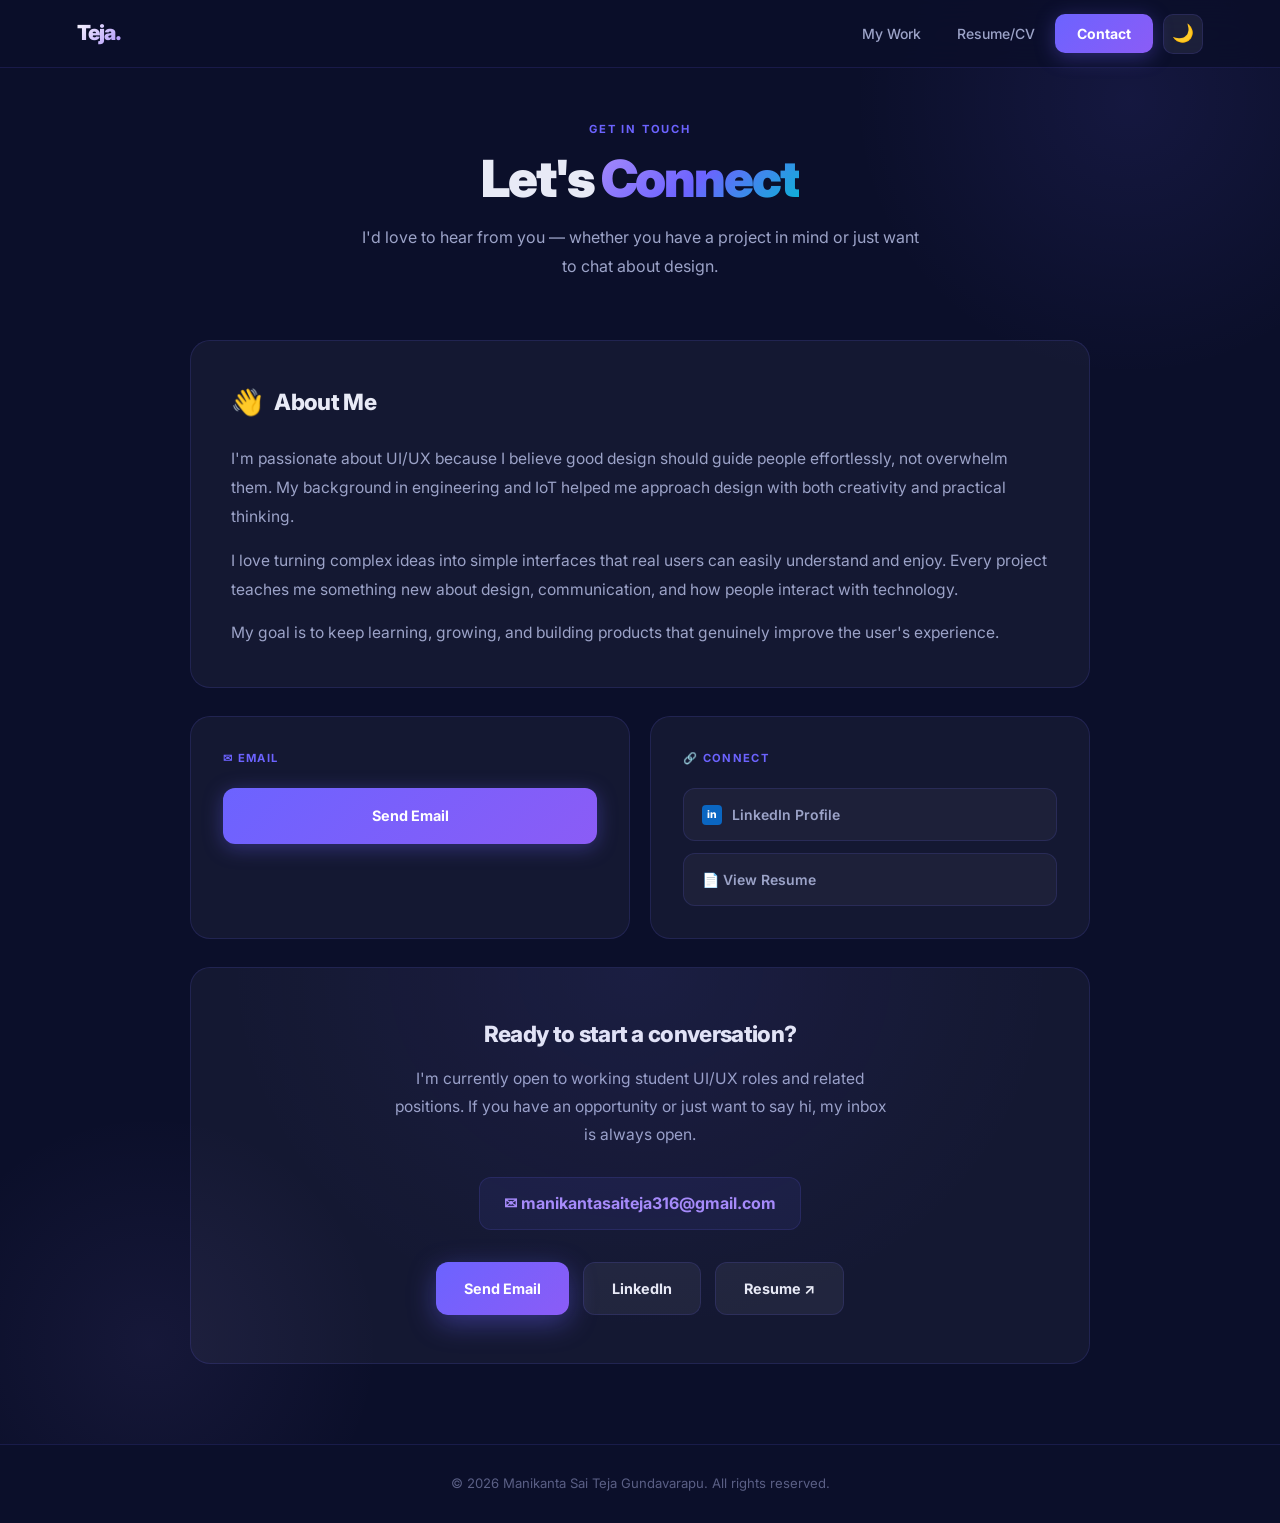
<file: contact-page.html>
﻿<!DOCTYPE html>
<html lang="en">
<head>
  <meta charset="UTF-8" />
  <meta name="viewport" content="width=device-width, initial-scale=1.0" />
  <title>Contact — Sai Teja</title>
  <link rel="preconnect" href="https://fonts.googleapis.com" />
  <link rel="preconnect" href="https://fonts.gstatic.com" crossorigin />
  <link href="https://fonts.googleapis.com/css2?family=Inter:wght@300;400;500;600;700;800;900&display=swap" rel="stylesheet" />
  <style>
    :root {
      --navy:   #0b0f2a;
      --navy2:  #111535;
      --navy3:  #181d42;
      --accent: #6c63ff;
      --accent2:#a78bfa;
      --text:   #e8eaf6;
      --text2:  #9ca3c8;
      --text3:  #5a5f85;
      --border: rgba(108,99,255,0.15);
      --card:   rgba(255,255,255,0.04);
      --tr:     0.25s cubic-bezier(0.4,0,0.2,1);
    }
    [data-theme="light"] {
      --navy:   #f8f8ff;
      --navy2:  #f0f0fa;
      --navy3:  #e8e8f5;
      --accent: #6c63ff;
      --accent2:#5b52e0;
      --text:   #0d0f2a;
      --text2:  #3a3d60;
      --text3:  #8a8db0;
      --border: rgba(108,99,255,0.18);
      --card:   rgba(108,99,255,0.05);
    }
    *, *::before, *::after { box-sizing: border-box; margin: 0; padding: 0; }
    html { scroll-behavior: smooth; }
    body {
      font-family: 'Inter', sans-serif;
      font-size: 17px;
      background: var(--navy);
      color: var(--text);
      line-height: 1.65;
      overflow-x: hidden;
      min-height: 100vh;
      display: flex;
      flex-direction: column;
    }
    a { color: inherit; text-decoration: none; }

    /* ── NAV ── */
    nav {
      position: fixed;
      top: 0; left: 0; right: 0;
      z-index: 100;
      display: flex;
      align-items: center;
      justify-content: space-between;
      padding: 0 6%;
      height: 68px;
      background: rgba(11,15,42,0.85);
      backdrop-filter: blur(20px);
      -webkit-backdrop-filter: blur(20px);
      border-bottom: 1px solid var(--border);
      transition: background var(--tr), box-shadow var(--tr);
    }
    [data-theme="light"] nav { background: rgba(248,248,255,0.92); }
    nav.scrolled { background: rgba(11,15,42,0.97); box-shadow: 0 4px 32px rgba(0,0,0,0.4); }
    [data-theme="light"] nav.scrolled { background: rgba(248,248,255,0.99); box-shadow: 0 4px 24px rgba(108,99,255,0.1); }
    .nav-brand {
      font-weight: 900;
      font-size: 1.3rem;
      letter-spacing: -0.05em;
      background: linear-gradient(135deg, #fff 0%, var(--accent2) 100%);
      -webkit-background-clip: text;
      -webkit-text-fill-color: transparent;
      background-clip: text;
    }
    [data-theme="light"] .nav-brand {
      background: linear-gradient(135deg, var(--text) 0%, var(--accent) 100%);
      -webkit-background-clip: text;
      -webkit-text-fill-color: transparent;
      background-clip: text;
    }
    .nav-links { display: flex; align-items: center; gap: 4px; }
    .nav-links a {
      padding: 8px 16px;
      border-radius: 10px;
      font-size: 0.875rem;
      font-weight: 500;
      color: var(--text2);
      transition: color var(--tr), background var(--tr);
    }
    .nav-links a:hover { color: var(--text); background: rgba(108,99,255,0.12); }
    .nav-links a.btn-nav {
      background: linear-gradient(135deg, var(--accent) 0%, #8b5cf6 100%);
      color: #fff;
      font-weight: 700;
      padding: 8px 22px;
      box-shadow: 0 4px 20px rgba(108,99,255,0.35);
    }
    .nav-links a.btn-nav:hover { transform: translateY(-1px); box-shadow: 0 6px 28px rgba(108,99,255,0.5); }
    .theme-toggle {
      background: rgba(255,255,255,0.07);
      border: 1px solid var(--border);
      border-radius: 10px;
      width: 40px; height: 40px;
      display: flex; align-items: center; justify-content: center;
      cursor: pointer;
      font-size: 1.1rem;
      color: var(--text2);
      transition: all var(--tr);
      margin-left: 6px;
    }
    .theme-toggle:hover { background: rgba(108,99,255,0.15); color: var(--text); }
    .nav-hamburger {
      display: none;
      flex-direction: column;
      gap: 5px;
      cursor: pointer;
      padding: 4px;
      background: none;
      border: none;
    }
    .nav-hamburger span {
      display: block; width: 22px; height: 2px;
      background: var(--text2); border-radius: 2px; transition: var(--tr);
    }

    /* ── MAIN ── */
    main {
      flex: 1;
      padding: 120px 6% 80px;
      position: relative;
      overflow: hidden;
    }
    main::before {
      content: '';
      position: absolute;
      top: -200px; right: -150px;
      width: 600px; height: 600px;
      border-radius: 50%;
      background: radial-gradient(circle, rgba(108,99,255,0.1) 0%, transparent 65%);
      pointer-events: none;
    }
    main::after {
      content: '';
      position: absolute;
      bottom: -150px; left: -100px;
      width: 500px; height: 500px;
      border-radius: 50%;
      background: radial-gradient(circle, rgba(167,139,250,0.07) 0%, transparent 65%);
      pointer-events: none;
    }

    .contact-container {
      max-width: 900px;
      margin: 0 auto;
      position: relative;
      z-index: 1;
    }

    /* header */
    .contact-header {
      text-align: center;
      margin-bottom: 60px;
      animation: fadeUp 0.6s 0.05s ease both;
    }
    .section-label {
      font-size: 0.7rem;
      font-weight: 700;
      letter-spacing: 0.16em;
      color: var(--accent);
      text-transform: uppercase;
      margin-bottom: 12px;
    }
    .contact-title {
      font-size: clamp(2.2rem, 4vw, 3.2rem);
      font-weight: 900;
      letter-spacing: -0.04em;
      margin-bottom: 16px;
      line-height: 1.1;
      color: var(--text);
    }
    .contact-title .grad {
      background: linear-gradient(135deg, var(--accent2) 0%, var(--accent) 50%, #06b6d4 100%);
      -webkit-background-clip: text;
      -webkit-text-fill-color: transparent;
      background-clip: text;
    }
    .contact-subtitle {
      font-size: 1rem;
      color: var(--text2);
      max-width: 560px;
      margin: 0 auto;
      line-height: 1.8;
    }

    /* about card */
    .about-card {
      background: var(--card);
      border: 1px solid var(--border);
      border-radius: 20px;
      padding: 40px;
      margin-bottom: 28px;
      animation: fadeUp 0.6s 0.15s ease both;
      transition: transform var(--tr), box-shadow var(--tr), border-color var(--tr);
      position: relative;
      overflow: hidden;
    }
    .about-card::before {
      content: '';
      position: absolute;
      top: 0; left: 0; right: 0;
      height: 2px;
      background: linear-gradient(90deg, var(--accent), #8b5cf6, #06b6d4);
      opacity: 0;
      transition: opacity var(--tr);
    }
    .about-card:hover { transform: translateY(-4px); box-shadow: 0 20px 60px rgba(0,0,0,0.3); border-color: rgba(108,99,255,0.3); }
    .about-card:hover::before { opacity: 1; }
    .about-card-title {
      font-size: 1.4rem;
      font-weight: 800;
      margin-bottom: 20px;
      letter-spacing: -0.03em;
      color: var(--text);
      display: flex;
      align-items: center;
      gap: 12px;
    }
    .about-card-title::before { content: '👋'; font-size: 1.6rem; }
    .about-card p {
      font-size: 0.975rem;
      color: var(--text2);
      line-height: 1.88;
      margin-bottom: 14px;
    }
    .about-card p:last-child { margin-bottom: 0; }

    /* contact grid */
    .contact-grid {
      display: grid;
      grid-template-columns: 1fr 1fr;
      gap: 20px;
      margin-bottom: 28px;
    }
    .contact-card {
      background: var(--card);
      border: 1px solid var(--border);
      border-radius: 20px;
      padding: 32px;
      display: flex;
      flex-direction: column;
      gap: 20px;
      animation: fadeUp 0.6s 0.25s ease both;
      transition: transform var(--tr), box-shadow var(--tr), border-color var(--tr);
    }
    .contact-card:hover { transform: translateY(-4px); box-shadow: 0 20px 60px rgba(0,0,0,0.3); border-color: rgba(108,99,255,0.3); }
    .contact-card-label {
      font-size: 0.7rem;
      font-weight: 700;
      letter-spacing: 0.12em;
      color: var(--accent);
      text-transform: uppercase;
    }
    .email-button {
      display: flex;
      align-items: center;
      justify-content: center;
      gap: 10px;
      padding: 16px 24px;
      background: linear-gradient(135deg, var(--accent) 0%, #8b5cf6 100%);
      color: #fff;
      border-radius: 12px;
      font-size: 0.9rem;
      font-weight: 700;
      transition: all var(--tr);
      box-shadow: 0 4px 20px rgba(108,99,255,0.35);
    }
    .email-button:hover { transform: translateY(-2px); box-shadow: 0 8px 28px rgba(108,99,255,0.5); }
    .social-links { display: flex; flex-direction: column; gap: 12px; }
    .social-link {
      display: flex;
      align-items: center;
      gap: 10px;
      padding: 14px 18px;
      background: rgba(255,255,255,0.04);
      border: 1px solid var(--border);
      border-radius: 12px;
      font-size: 0.875rem;
      font-weight: 600;
      color: var(--text2);
      transition: all var(--tr);
    }
    .social-link:hover { color: var(--text); border-color: rgba(108,99,255,0.4); background: rgba(108,99,255,0.1); transform: translateX(4px); }
    .li-icon {
      width: 20px; height: 20px;
      background: #0a66c2;
      border-radius: 4px;
      display: flex; align-items: center; justify-content: center;
      color: #fff; font-size: 0.65rem; font-weight: 800;
      flex-shrink: 0;
    }

    /* cta card */
    .cta-card {
      background: var(--card);
      border: 1px solid var(--border);
      border-radius: 20px;
      padding: 48px 40px;
      text-align: center;
      animation: fadeUp 0.6s 0.35s ease both;
      transition: transform var(--tr), box-shadow var(--tr), border-color var(--tr);
      position: relative;
      overflow: hidden;
    }
    .cta-card::before {
      content: '';
      position: absolute;
      inset: 0;
      background: radial-gradient(ellipse at center top, rgba(108,99,255,0.08) 0%, transparent 65%);
      pointer-events: none;
    }
    .cta-card:hover { transform: translateY(-4px); box-shadow: 0 20px 60px rgba(0,0,0,0.3); border-color: rgba(108,99,255,0.3); }
    .cta-card-title {
      font-size: 1.4rem;
      font-weight: 800;
      margin-bottom: 12px;
      letter-spacing: -0.03em;
      color: var(--text);
    }
    .cta-card-text {
      font-size: 0.975rem;
      color: var(--text2);
      margin-bottom: 28px;
      line-height: 1.8;
      max-width: 500px;
      margin-left: auto;
      margin-right: auto;
    }
    .email-display {
      display: inline-flex;
      align-items: center;
      gap: 8px;
      font-size: 1rem;
      font-weight: 700;
      color: var(--accent2);
      margin-bottom: 32px;
      padding: 12px 24px;
      border-radius: 12px;
      border: 1px solid var(--border);
      background: rgba(108,99,255,0.08);
      transition: all var(--tr);
    }
    .email-display:hover { background: rgba(108,99,255,0.16); border-color: rgba(108,99,255,0.4); transform: translateY(-2px); }
    .cta-buttons { display: flex; gap: 14px; justify-content: center; flex-wrap: wrap; }
    .btn {
      display: inline-flex;
      align-items: center;
      gap: 8px;
      padding: 14px 28px;
      border-radius: 12px;
      font-size: 0.9rem;
      font-weight: 700;
      cursor: pointer;
      transition: all var(--tr);
      border: none;
      font-family: inherit;
    }
    .btn-primary {
      background: linear-gradient(135deg, var(--accent) 0%, #8b5cf6 100%);
      color: #fff;
      box-shadow: 0 8px 28px rgba(108,99,255,0.4);
    }
    .btn-primary:hover { transform: translateY(-2px); box-shadow: 0 12px 36px rgba(108,99,255,0.55); }
    .btn-secondary {
      background: rgba(255,255,255,0.06);
      color: var(--text);
      border: 1px solid var(--border);
    }
    .btn-secondary:hover { background: rgba(108,99,255,0.12); border-color: rgba(108,99,255,0.4); transform: translateY(-2px); }

    /* footer */
    footer {
      padding: 28px 6%;
      text-align: center;
      border-top: 1px solid var(--border);
      font-size: 0.82rem;
      color: var(--text3);
      background: var(--navy);
    }

    /* animations */
    @keyframes fadeUp { from{opacity:0;transform:translateY(28px);} to{opacity:1;transform:translateY(0);} }

    /* responsive */
    @media (max-width: 768px) {
      .contact-grid { grid-template-columns: 1fr; }
      main { padding: 100px 6% 60px; }
      .about-card, .contact-card, .cta-card { padding: 28px 24px; }
      .cta-buttons { flex-direction: column; }
      .btn { justify-content: center; }
    }
    @media (max-width: 640px) {
      .nav-hamburger { display: flex; }
      .nav-links {
        display: none;
        position: fixed;
        top: 68px; left: 0; right: 0;
        background: var(--navy2);
        border-bottom: 1px solid var(--border);
        flex-direction: column;
        padding: 16px 6%;
        gap: 4px;
      }
      .nav-links.open { display: flex; }
      .nav-links a { width: 100%; padding: 12px 16px; }
    }
  </style>
</head>
<body>

  <!-- NAV -->
  <nav id="mainNav">
    <a href="index.html" class="nav-brand">Teja.</a>
    <button class="nav-hamburger" id="hamburger" aria-label="Toggle menu">
      <span></span><span></span><span></span>
    </button>
    <div class="nav-links" id="nav-links">
      <a href="index.html#projects">My Work</a>
      <a href="https://drive.google.com/file/d/1EOsmWLs5AZVyM8mzoUxR2hpBrxXuzjCa/view?usp=sharing" target="_blank" rel="noopener">Resume/CV</a>
      <a href="contact-page.html" class="btn-nav">Contact</a>
      <button class="theme-toggle" id="themeToggle" aria-label="Toggle theme">🌙</button>
    </div>
  </nav>

  <!-- MAIN -->
  <main>
    <div class="contact-container">

      <div class="contact-header">
        <div class="section-label">GET IN TOUCH</div>
        <h1 class="contact-title">Let's <span class="grad">Connect</span></h1>
        <p class="contact-subtitle">I'd love to hear from you — whether you have a project in mind or just want to chat about design.</p>
      </div>

      <div class="about-card">
        <h2 class="about-card-title">About Me</h2>
        <p>I'm passionate about UI/UX because I believe good design should guide people effortlessly, not overwhelm them. My background in engineering and IoT helped me approach design with both creativity and practical thinking.</p>
        <p>I love turning complex ideas into simple interfaces that real users can easily understand and enjoy. Every project teaches me something new about design, communication, and how people interact with technology.</p>
        <p>My goal is to keep learning, growing, and building products that genuinely improve the user's experience.</p>
      </div>

      <div class="contact-grid">
        <div class="contact-card">
          <span class="contact-card-label">&#9993; Email</span>
          <a href="mailto:manikantasaiteja316@gmail.com" class="email-button">
            Send Email
          </a>
        </div>
        <div class="contact-card">
          <span class="contact-card-label">&#128279; Connect</span>
          <div class="social-links">
            <a href="https://www.linkedin.com/in/saiteja191" target="_blank" rel="noopener" class="social-link">
              <span class="li-icon">in</span> LinkedIn Profile
            </a>
            <a href="https://drive.google.com/file/d/1EOsmWLs5AZVyM8mzoUxR2hpBrxXuzjCa/view?usp=sharing" target="_blank" rel="noopener" class="social-link">
              &#128196; View Resume
            </a>
          </div>
        </div>
      </div>

      <div class="cta-card">
        <h3 class="cta-card-title">Ready to start a conversation?</h3>
        <p class="cta-card-text">I'm currently open to working student UI/UX roles and related positions. If you have an opportunity or just want to say hi, my inbox is always open.</p>
        <a href="mailto:manikantasaiteja316@gmail.com" class="email-display">
          &#9993; manikantasaiteja316@gmail.com
        </a>
        <div class="cta-buttons">
          <a href="mailto:manikantasaiteja316@gmail.com" class="btn btn-primary">Send Email</a>
          <a href="https://www.linkedin.com/in/saiteja191" target="_blank" rel="noopener" class="btn btn-secondary">LinkedIn</a>
          <a href="https://drive.google.com/file/d/1EOsmWLs5AZVyM8mzoUxR2hpBrxXuzjCa/view?usp=sharing" target="_blank" rel="noopener" class="btn btn-secondary">Resume &#8599;</a>
        </div>
      </div>

    </div>
  </main>

  <footer>
    <p>&copy; 2026 Manikanta Sai Teja Gundavarapu. All rights reserved.</p>
  </footer>

  <script>
    // theme
    const html = document.documentElement;
    const toggle = document.getElementById('themeToggle');
    const saved = localStorage.getItem('theme') || 'dark';
    html.setAttribute('data-theme', saved);
    toggle.textContent = saved === 'dark' ? '🌙' : '☀️';
    toggle.addEventListener('click', () => {
      const next = html.getAttribute('data-theme') === 'dark' ? 'light' : 'dark';
      html.setAttribute('data-theme', next);
      localStorage.setItem('theme', next);
      toggle.textContent = next === 'dark' ? '🌙' : '☀️';
    });

    // nav scroll
    window.addEventListener('scroll', () => {
      document.getElementById('mainNav').classList.toggle('scrolled', window.scrollY > 40);
    }, { passive: true });

    // hamburger
    const hb = document.getElementById('hamburger');
    const nl = document.getElementById('nav-links');
    hb.addEventListener('click', () => nl.classList.toggle('open'));
    nl.querySelectorAll('a').forEach(a => a.addEventListener('click', () => nl.classList.remove('open')));
  </script>
</body>
</html>
</file>
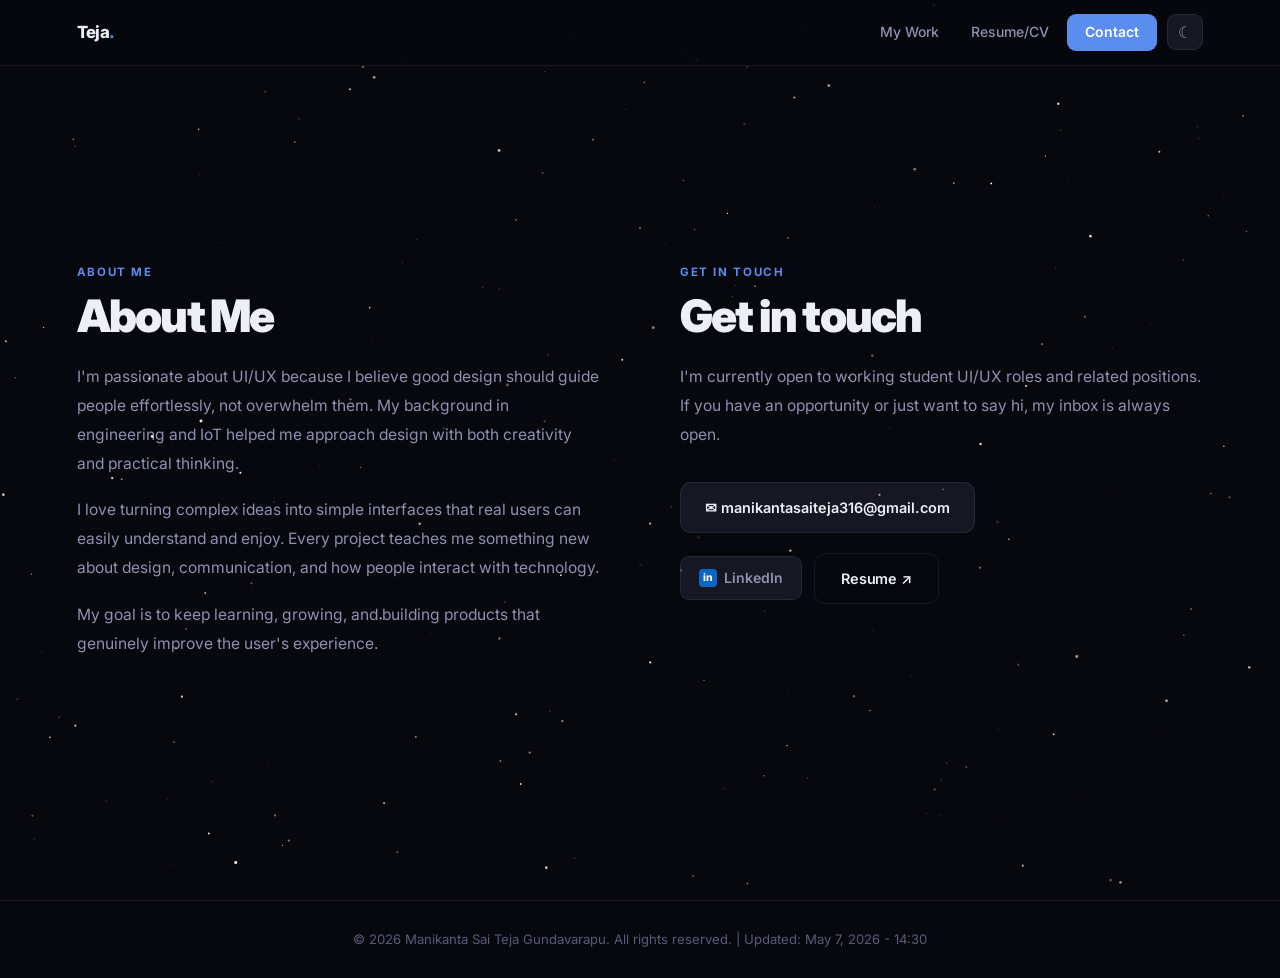
<file: contact.html>
﻿<!DOCTYPE html>
<html lang="en" data-theme="dark">
<head>
  <meta charset="UTF-8" />
  <meta name="viewport" content="width=device-width, initial-scale=1.0" />
  <meta http-equiv="Cache-Control" content="no-cache, no-store, must-revalidate" />
  <meta http-equiv="Pragma" content="no-cache" />
  <meta http-equiv="Expires" content="0" />
  <title>Contact — Sai Teja</title>
  <link rel="preconnect" href="https://fonts.googleapis.com" />
  <link rel="preconnect" href="https://fonts.gstatic.com" crossorigin />
  <link href="https://fonts.googleapis.com/css2?family=Inter:wght@300;400;500;600;700;800;900&display=swap" rel="stylesheet" />
  <style>
    :root{--bg:#07070e;--bg2:#0f0f1a;--bg3:#171724;--border:rgba(255,255,255,0.07);--accent:#5b8dee;--accent2:#4070d4;--accent-glow:rgba(91,141,238,0.25);--text:#eeeef8;--text2:#9090b0;--text3:#5a5a7a;--card:#0f0f1a;--shadow:0 8px 40px rgba(0,0,0,0.5);--radius:18px;--transition:0.28s cubic-bezier(0.4,0,0.2,1);}
    [data-theme="light"]{--bg:#fffdf8;--bg2:#fff5e6;--bg3:#e8f5e9;--border:rgba(19,136,8,0.15);--accent:#FF9933;--accent2:#e07a00;--accent-glow:rgba(255,153,51,0.25);--text:#000080;--text2:#1a4a1a;--text3:#5a8a5a;--card:#ffffff;--shadow:0 8px 40px rgba(255,153,51,0.12);}
    *,*::before,*::after{box-sizing:border-box;margin:0;padding:0;}
    html{scroll-behavior:smooth;}
    body{font-family:'Inter',sans-serif;background:var(--bg);color:var(--text);line-height:1.6;transition:background var(--transition),color var(--transition);overflow-x:hidden;min-height:100vh;}
    a{color:inherit;text-decoration:none;}
    
    /* Navigation */
    nav{position:fixed;top:0;left:0;right:0;z-index:100;display:flex;align-items:center;justify-content:space-between;padding:0 6%;height:66px;background:rgba(7,7,14,0.82);backdrop-filter:blur(20px);-webkit-backdrop-filter:blur(20px);border-bottom:1px solid var(--border);transition:background var(--transition);}
    [data-theme="light"] nav{background:rgba(255,253,248,0.93);border-bottom:2px solid rgba(255,153,51,0.3);}
    .nav-brand{font-weight:800;font-size:1.05rem;letter-spacing:-0.04em;color:var(--text);}
    .nav-brand span{color:var(--accent);}
    .nav-links{display:flex;align-items:center;gap:4px;}
    .nav-links a{padding:7px 14px;border-radius:9px;font-size:0.875rem;font-weight:500;color:var(--text2);transition:color var(--transition),background var(--transition);}
    .nav-links a:hover{color:var(--text);background:var(--bg3);}
    .nav-links a.btn-nav{background:var(--accent);color:#fff;padding:7px 18px;font-weight:600;}
    .nav-links a.btn-nav:hover{background:var(--accent2);}
    .theme-toggle{background:var(--bg3);border:1px solid var(--border);border-radius:9px;width:36px;height:36px;display:flex;align-items:center;justify-content:center;cursor:pointer;font-size:1rem;color:var(--text2);transition:background var(--transition),color var(--transition);margin-left:6px;}
    .theme-toggle:hover{background:var(--bg2);color:var(--text);}
    .nav-hamburger{display:none;flex-direction:column;gap:5px;cursor:pointer;padding:4px;background:none;border:none;}
    .nav-hamburger span{display:block;width:22px;height:2px;background:var(--text2);border-radius:2px;transition:var(--transition);}
    
    /* Contact Section */
    .contact-page{padding:140px 6% 100px;min-height:100vh;display:flex;align-items:center;}
    .contact-inner{max-width:1200px;margin:0 auto;width:100%;}
    .contact-grid{display:grid;grid-template-columns:1fr 1fr;gap:80px;align-items:start;}
    
    .section-label{font-size:0.72rem;font-weight:700;letter-spacing:0.14em;color:var(--accent);text-transform:uppercase;margin-bottom:10px;}
    .section-heading{font-size:clamp(1.9rem,3.5vw,2.8rem);font-weight:900;letter-spacing:-0.04em;margin-bottom:22px;line-height:1.1;}
    
    /* About Section */
    .about-section{animation:fadeUp .7s ease both;}
    .about-text{font-size:0.975rem;color:var(--text2);line-height:1.85;margin-bottom:18px;}
    
    /* Contact Section */
    .contact-section{animation:fadeUp .7s .2s ease both;}
    .contact-items{display:flex;flex-direction:column;gap:20px;margin-top:32px;}
    .contact-item{display:flex;align-items:center;gap:12px;flex-wrap:wrap;}
    
    .btn{display:inline-flex;align-items:center;gap:8px;padding:13px 26px;border-radius:11px;font-size:0.9rem;font-weight:600;cursor:pointer;transition:all var(--transition);border:none;font-family:inherit;letter-spacing:-0.01em;}
    .btn-primary{background:var(--accent);color:#fff;}
    .btn-primary:hover{background:var(--accent2);transform:translateY(-2px);box-shadow:0 8px 28px var(--accent-glow);}
    .btn-secondary{background:transparent;color:var(--text);border:1.5px solid var(--border);}
    .btn-secondary:hover{background:var(--bg3);border-color:var(--accent);transform:translateY(-2px);}
    
    .email-button{background:var(--bg3);border:1px solid var(--border);border-radius:11px;padding:13px 24px;display:inline-flex;align-items:center;gap:8px;font-size:0.9rem;font-weight:600;color:var(--text);transition:all var(--transition);}
    .email-button:hover{background:var(--accent);color:#fff;border-color:var(--accent);transform:translateY(-2px);box-shadow:0 8px 28px var(--accent-glow);}
    
    .social-badge{display:inline-flex;align-items:center;gap:7px;padding:10px 18px;border-radius:9px;background:var(--bg3);border:1px solid var(--border);font-size:0.875rem;font-weight:600;color:var(--text2);transition:all var(--transition);}
    .social-badge:hover{color:var(--accent);border-color:var(--accent);transform:translateY(-2px);}
    .li-icon{width:18px;height:18px;background:#0a66c2;border-radius:4px;display:flex;align-items:center;justify-content:center;color:#fff;font-size:0.65rem;font-weight:800;flex-shrink:0;}
    
    /* Footer */
    footer{padding:28px 6%;text-align:center;border-top:1px solid var(--border);font-size:0.82rem;color:var(--text3);}
    
    /* Animations */
    @keyframes fadeUp{from{opacity:0;transform:translateY(32px);}to{opacity:1;transform:translateY(0);}}
    
    /* Responsive */
    @media(max-width:900px){
      .contact-grid{grid-template-columns:1fr;gap:48px;}
    }
    @media(max-width:640px){
      .nav-hamburger{display:flex;}
      .nav-links{display:none;position:fixed;top:66px;left:0;right:0;background:var(--bg2);border-bottom:1px solid var(--border);flex-direction:column;padding:16px 6%;gap:4px;}
      .nav-links.open{display:flex;}
      .nav-links a{width:100%;padding:12px 16px;}
      .contact-page{padding:100px 6% 60px;}
      .contact-item{flex-direction:column;align-items:stretch;}
      .email-button,.social-badge{justify-content:center;}
    }
    
    nav.scrolled{background:rgba(7,7,14,0.97)!important;}
    [data-theme="light"] nav.scrolled{background:rgba(255,253,248,0.99)!important;}
  </style>
</head>
<body>
  <nav>
    <a href="index.html" class="nav-brand">Teja<span>.</span></a>
    <div class="nav-hamburger" id="hamburger" aria-label="Toggle menu" role="button" tabindex="0">
      <span></span><span></span><span></span>
    </div>
    <div class="nav-links" id="nav-links">
      <a href="index.html#projects">My Work</a>
      <a href="https://drive.google.com/file/d/1EOsmWLs5AZVyM8mzoUxR2hpBrxXuzjCa/view?usp=sharing" target="_blank" rel="noopener">Resume/CV</a>
      <a href="contact.html" class="btn-nav">Contact</a>
      <button class="theme-toggle" id="themeToggle" aria-label="Toggle theme">&#9790;</button>
    </div>
  </nav>

  <section class="contact-page">
    <div class="contact-inner">
      <div class="contact-grid">
        <!-- About Section -->
        <div class="about-section">
          <div class="section-label">ABOUT ME</div>
          <h1 class="section-heading">About Me</h1>
          <p class="about-text">I'm passionate about UI/UX because I believe good design should guide people effortlessly, not overwhelm them. My background in engineering and IoT helped me approach design with both creativity and practical thinking.</p>
          <p class="about-text">I love turning complex ideas into simple interfaces that real users can easily understand and enjoy. Every project teaches me something new about design, communication, and how people interact with technology.</p>
          <p class="about-text">My goal is to keep learning, growing, and building products that genuinely improve the user's experience.</p>
        </div>

        <!-- Contact Section -->
        <div class="contact-section">
          <div class="section-label">GET IN TOUCH</div>
          <h2 class="section-heading">Get in touch</h2>
          <p class="about-text">I'm currently open to working student UI/UX roles and related positions. If you have an opportunity or just want to say hi, my inbox is always open.</p>
          
          <div class="contact-items">
            <div class="contact-item">
              <a href="mailto:manikantasaiteja316@gmail.com" class="email-button">
                &#9993; manikantasaiteja316@gmail.com
              </a>
            </div>
            <div class="contact-item">
              <a href="https://www.linkedin.com/in/saiteja191" target="_blank" rel="noopener" class="social-badge">
                <span class="li-icon">in</span> LinkedIn
              </a>
              <a href="https://drive.google.com/file/d/1EOsmWLs5AZVyM8mzoUxR2hpBrxXuzjCa/view?usp=sharing" target="_blank" rel="noopener" class="btn btn-secondary">
                Resume &#8599;
              </a>
            </div>
          </div>
        </div>
      </div>
    </div>
  </section>

  <footer>
    <p>&copy; 2026 Manikanta Sai Teja Gundavarapu. All rights reserved. | Updated: May 7, 2026 - 14:30</p>
  </footer>

  <script>
    const html = document.documentElement;
    const toggle = document.getElementById('themeToggle');
    
    // Nav scroll effect
    window.addEventListener('scroll', () => {
      document.querySelector('nav').classList.toggle('scrolled', window.scrollY > 40);
    }, {passive: true});
    
    // Theme toggle
    const saved = localStorage.getItem('theme') || 'dark';
    html.setAttribute('data-theme', saved);
    toggle.innerHTML = saved === 'dark' ? '&#9790;' : '&#9728;';
    toggle.addEventListener('click', () => {
      const next = html.getAttribute('data-theme') === 'dark' ? 'light' : 'dark';
      html.setAttribute('data-theme', next);
      localStorage.setItem('theme', next);
      toggle.innerHTML = next === 'dark' ? '&#9790;' : '&#9728;';
    });
    
    // Mobile menu
    const hamburger = document.getElementById('hamburger');
    const navLinks = document.getElementById('nav-links');
    hamburger.addEventListener('click', () => navLinks.classList.toggle('open'));
    hamburger.addEventListener('keydown', e => { if(e.key==='Enter'||e.key===' ') navLinks.classList.toggle('open'); });
    navLinks.querySelectorAll('a').forEach(a => a.addEventListener('click', () => navLinks.classList.remove('open')));
  </script>

  <!-- Stars canvas -->
  <canvas id="stars" style="position:fixed;top:0;left:0;width:100%;height:100%;pointer-events:none;z-index:0;opacity:0;transition:opacity 1s ease;"></canvas>
  <script>
    const canvas = document.getElementById('stars');
    const ctx = canvas.getContext('2d');
    let stars = [];
    function resize(){ canvas.width=window.innerWidth; canvas.height=window.innerHeight; }
    function initStars(){
      stars=[];
      const n=Math.floor((canvas.width*canvas.height)/5000);
      for(let i=0;i<n;i++) stars.push({x:Math.random()*canvas.width,y:Math.random()*canvas.height,r:Math.random()*1.3+0.2,a:Math.random(),s:Math.random()*0.008+0.003,d:Math.random()>0.5?1:-1});
    }
    // Shooting stars
    let shooters = [];
    function spawnShooter(){
      shooters.push({
        x: Math.random()*canvas.width*0.8,
        y: Math.random()*canvas.height*0.4,
        len: Math.random()*120+60,
        speed: Math.random()*8+6,
        angle: Math.PI/4 + (Math.random()-0.5)*0.3,
        alpha: 1,
        width: Math.random()*1.5+0.5
      });
    }
    setInterval(()=>{ if(document.documentElement.getAttribute("data-theme")!=="light") spawnShooter(); }, 2200);

    function draw(){
      ctx.clearRect(0,0,canvas.width,canvas.height);
      // Twinkling stars
      stars.forEach(s=>{
        s.a+=s.s*s.d; if(s.a>=1||s.a<=0) s.d*=-1;
        ctx.beginPath(); ctx.arc(s.x,s.y,s.r,0,Math.PI*2);
        ctx.fillStyle=`rgba(255,255,255,${s.a})`; ctx.fill();
      });
      // Shooting stars
      shooters = shooters.filter(s=>s.alpha>0);
      shooters.forEach(s=>{
        const tx = s.x + Math.cos(s.angle)*s.len;
        const ty = s.y + Math.sin(s.angle)*s.len;
        const grad = ctx.createLinearGradient(s.x,s.y,tx,ty);
        grad.addColorStop(0,`rgba(255,255,255,0)`);
        grad.addColorStop(0.3,`rgba(255,255,255,${s.alpha*0.6})`);
        grad.addColorStop(1,`rgba(255,255,255,${s.alpha})`);
        ctx.beginPath();
        ctx.moveTo(s.x,s.y);
        ctx.lineTo(tx,ty);
        ctx.strokeStyle=grad;
        ctx.lineWidth=s.width;
        ctx.stroke();
        // Bright head dot
        ctx.beginPath();
        ctx.arc(tx,ty,s.width*1.2,0,Math.PI*2);
        ctx.fillStyle=`rgba(255,255,255,${s.alpha})`;
        ctx.fill();
        s.x += Math.cos(s.angle)*s.speed;
        s.y += Math.sin(s.angle)*s.speed;
        s.alpha -= 0.018;
      });
      requestAnimationFrame(draw);
    }
    function updateVisibility(){ canvas.style.opacity=document.documentElement.getAttribute('data-theme')!=='light'?'1':'0'; }
    resize(); initStars(); draw(); updateVisibility();
    window.addEventListener('resize',()=>{resize();initStars();},{passive:true});
    new MutationObserver(updateVisibility).observe(document.documentElement,{attributes:true,attributeFilter:['data-theme']});
  </script>
</body>
</html>
</file>
